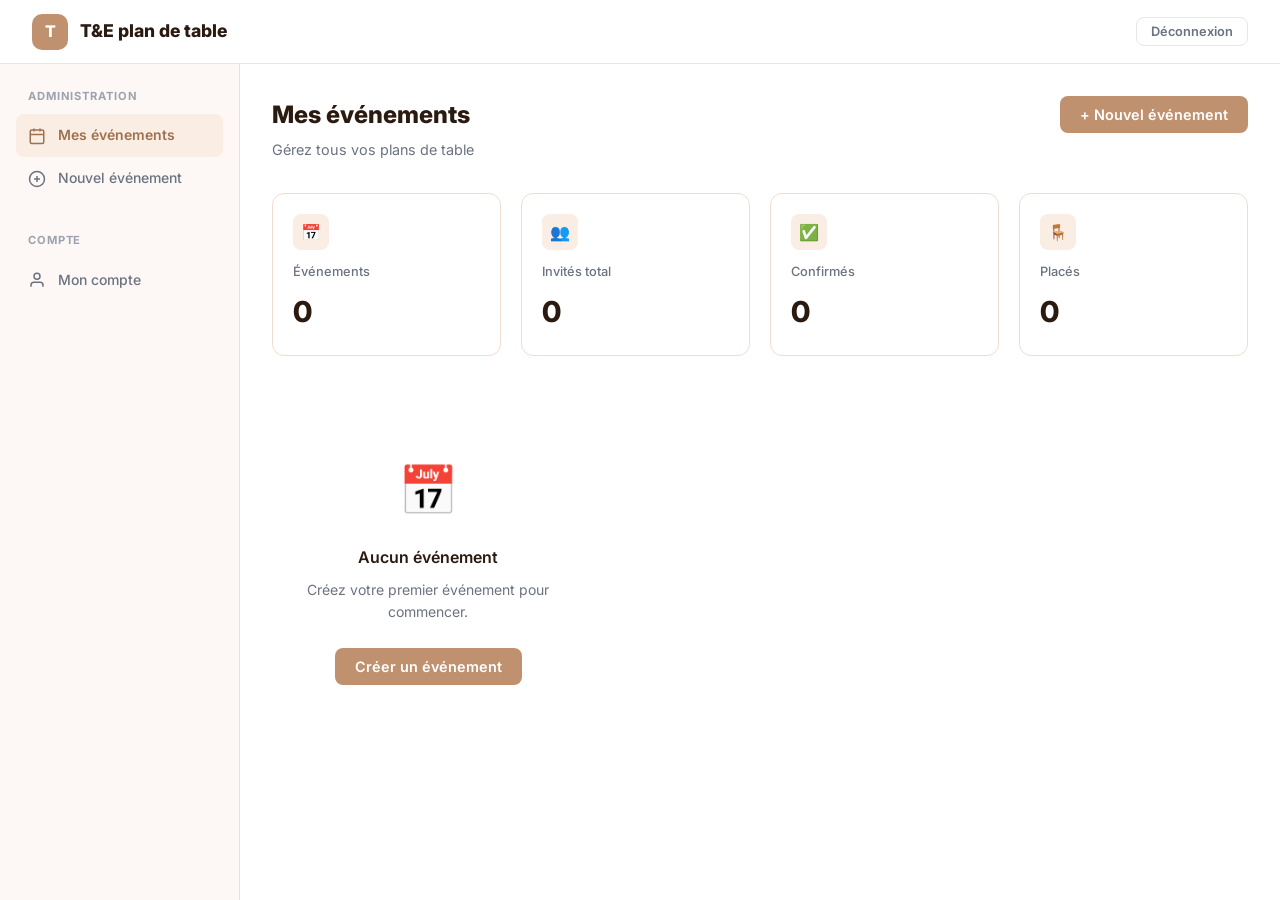
<file: admin-dashboard.html>
<!DOCTYPE html>
<html lang="fr">
<head>
<meta charset="UTF-8">
<meta name="viewport" content="width=device-width, initial-scale=1.0">
<title>Dashboard Admin | T&E plan de table</title>
<link rel="stylesheet" href="style.css">
<style>
.event-cards{display:grid;grid-template-columns:repeat(auto-fill,minmax(300px,1fr));gap:1.25rem}
.event-card{background:#fff;border:1px solid var(--border-warm);border-radius:var(--radius);padding:1.5rem;transition:box-shadow .2s}
.event-card:hover{box-shadow:var(--shadow)}
.event-card-header{display:flex;justify-content:space-between;align-items:flex-start;margin-bottom:1rem}
.event-card-title{font-size:1rem;font-weight:700;color:var(--text)}
.event-card-date{font-size:.8rem;color:var(--text-muted);margin-top:.2rem}
.event-card-stats{display:flex;gap:1rem;margin-bottom:1rem}
.event-stat{text-align:center}
.event-stat-val{font-size:1.1rem;font-weight:700;color:var(--primary)}
.event-stat-label{font-size:.7rem;color:var(--text-muted)}
.event-card-actions{display:flex;gap:.5rem;flex-wrap:wrap}
.table-grid{display:grid;grid-template-columns:repeat(auto-fill,minmax(140px,1fr));gap:.75rem;margin-top:1rem}
.table-item{background:var(--bg-light);border:2px solid var(--border-warm);border-radius:10px;padding:.75rem;text-align:center;cursor:pointer;transition:all .2s;position:relative}
.table-item:hover{border-color:var(--primary);background:var(--primary-light)}
.table-item.selected{border-color:var(--primary);background:var(--primary-light)}
.table-item .t-name{font-size:.8rem;font-weight:700;color:var(--text)}
.table-item .t-count{font-size:.7rem;color:var(--text-muted);margin-top:.2rem}
.table-item .t-full{position:absolute;top:4px;right:4px;width:8px;height:8px;background:#10b981;border-radius:50%}
.table-item .t-over{position:absolute;top:4px;right:4px;width:8px;height:8px;background:#ef4444;border-radius:50%}
.guest-row-actions{display:flex;gap:.4rem}
.drag-handle{cursor:grab;color:var(--text-light);font-size:1rem;padding:0 .25rem}
.section-tabs{display:flex;gap:0;border-bottom:2px solid var(--border);margin-bottom:1.5rem}
.section-tab{padding:.65rem 1.25rem;font-size:.875rem;font-weight:600;cursor:pointer;color:var(--text-muted);border:none;background:none;border-bottom:2px solid transparent;margin-bottom:-2px;transition:all .2s}
.section-tab.active{color:var(--primary);border-bottom-color:var(--primary)}
.invite-link-box{background:var(--primary-light);border:1.5px dashed var(--primary);border-radius:10px;padding:1rem 1.25rem;display:flex;align-items:center;gap:1rem;flex-wrap:wrap;margin-bottom:1.5rem}
.invite-link-box span{font-size:.85rem;color:var(--primary-dark);flex:1;word-break:break-all;font-family:monospace}
.capacity-bar{height:6px;background:var(--border);border-radius:3px;margin-top:.4rem;overflow:hidden}
.capacity-fill{height:100%;background:var(--primary);border-radius:3px;transition:width .3s}
.capacity-fill.full{background:#10b981}
.capacity-fill.over{background:#ef4444}
</style>
</head>
<body>

<nav class="navbar">
  <a href="index.html" class="navbar-brand">
    <div class="logo-icon">T</div>
    T&E plan de table
  </a>
  <div class="navbar-nav">
    <span id="admin-name" style="font-size:.875rem;color:var(--text-muted)"></span>
    <button class="btn btn-ghost btn-sm" onclick="logout()">Déconnexion</button>
  </div>
</nav>

<div class="app-layout">
  <aside class="sidebar">
    <div class="sidebar-section">
      <div class="sidebar-label">Administration</div>
      <div class="sidebar-link active" onclick="showSection('events')">
        <svg viewBox="0 0 24 24" fill="none" stroke="currentColor" stroke-width="2"><rect x="3" y="4" width="18" height="18" rx="2"/><line x1="16" y1="2" x2="16" y2="6"/><line x1="8" y1="2" x2="8" y2="6"/><line x1="3" y1="10" x2="21" y2="10"/></svg>
        Mes événements
      </div>
      <div class="sidebar-link" onclick="showSection('create-event')">
        <svg viewBox="0 0 24 24" fill="none" stroke="currentColor" stroke-width="2"><circle cx="12" cy="12" r="10"/><line x1="12" y1="8" x2="12" y2="16"/><line x1="8" y1="12" x2="16" y2="12"/></svg>
        Nouvel événement
      </div>
    </div>
    <div class="sidebar-section">
      <div class="sidebar-label">Compte</div>
      <div class="sidebar-link" onclick="showSection('account')">
        <svg viewBox="0 0 24 24" fill="none" stroke="currentColor" stroke-width="2"><path d="M20 21v-2a4 4 0 0 0-4-4H8a4 4 0 0 0-4 4v2"/><circle cx="12" cy="7" r="4"/></svg>
        Mon compte
      </div>
    </div>
  </aside>

  <main class="main-content">

    <!-- EVENTS LIST -->
    <div id="section-events">
      <div class="page-header" style="display:flex;justify-content:space-between;align-items:flex-start">
        <div>
          <h1>Mes événements</h1>
          <p>Gérez tous vos plans de table</p>
        </div>
        <button class="btn btn-primary" onclick="showSection('create-event')">+ Nouvel événement</button>
      </div>
      <div class="stats-grid">
        <div class="stat-card"><div class="stat-icon">📅</div><div class="stat-label">Événements</div><div class="stat-value" id="stat-events">0</div></div>
        <div class="stat-card"><div class="stat-icon">👥</div><div class="stat-label">Invités total</div><div class="stat-value" id="stat-guests">0</div></div>
        <div class="stat-card"><div class="stat-icon">✅</div><div class="stat-label">Confirmés</div><div class="stat-value" id="stat-confirmed">0</div></div>
        <div class="stat-card"><div class="stat-icon">🪑</div><div class="stat-label">Placés</div><div class="stat-value" id="stat-placed">0</div></div>
      </div>
      <div id="events-list" class="event-cards">
        <div class="empty-state">
          <div class="empty-icon">📅</div>
          <h3>Aucun événement</h3>
          <p>Créez votre premier événement pour commencer.</p>
          <button class="btn btn-primary" onclick="showSection('create-event')">Créer un événement</button>
        </div>
      </div>
    </div>

    <!-- CREATE EVENT -->
    <div id="section-create-event" style="display:none">
      <div class="page-header">
        <h1>Nouvel événement</h1>
        <p>Configurez votre plan de table</p>
      </div>
      <div class="card card-shadow" style="max-width:600px">
        <div id="create-alert"></div>
        <div class="form-group">
          <label>Nom de l'événement *</label>
          <input type="text" id="ev-name" placeholder="Ex : Mariage Claire & Thomas">
        </div>
        <div style="display:grid;grid-template-columns:1fr 1fr;gap:1rem">
          <div class="form-group">
            <label>Date *</label>
            <input type="date" id="ev-date">
          </div>
          <div class="form-group">
            <label>Lieu</label>
            <input type="text" id="ev-location" placeholder="Salle des fêtes…">
          </div>
        </div>
        <div style="display:grid;grid-template-columns:1fr 1fr;gap:1rem">
          <div class="form-group">
            <label>Nombre de tables *</label>
            <input type="number" id="ev-tables" min="1" max="100" placeholder="10">
          </div>
          <div class="form-group">
            <label>Capacité par table *</label>
            <input type="number" id="ev-capacity" min="1" max="30" placeholder="8">
          </div>
        </div>
        <div class="form-group">
          <label>Description (optionnel)</label>
          <textarea id="ev-desc" placeholder="Informations pour vos invités…"></textarea>
        </div>
        <div class="form-group">
          <label style="display:flex;align-items:center;gap:.5rem;cursor:pointer;font-weight:400">
            <input type="checkbox" id="ev-menus" style="width:auto"> Activer la collecte des préférences alimentaires
          </label>
        </div>
        <div style="display:flex;gap:.75rem;justify-content:flex-end">
          <button class="btn btn-ghost" onclick="showSection('events')">Annuler</button>
          <button class="btn btn-primary" onclick="createNewEvent()" id="create-btn">Créer l'événement</button>
        </div>
      </div>
    </div>

    <!-- EVENT DETAIL -->
    <div id="section-event-detail" style="display:none">
      <div class="page-header" style="display:flex;justify-content:space-between;align-items:flex-start">
        <div>
          <button class="btn btn-ghost btn-sm" onclick="showSection('events')" style="margin-bottom:.5rem">← Retour</button>
          <h1 id="detail-title">Nom événement</h1>
          <p id="detail-subtitle"></p>
        </div>
        <div style="display:flex;gap:.5rem">
          <button class="btn btn-outline btn-sm" onclick="exportPDF()">📄 Exporter PDF</button>
          <button class="btn btn-danger btn-sm" onclick="deleteCurrentEvent()">Supprimer</button>
        </div>
      </div>

      <div class="invite-link-box">
        <span>🔗 Lien d'invitation : <span id="invite-link" style="font-weight:700"></span></span>
        <button class="btn btn-primary btn-sm" onclick="copyLink()">Copier le lien</button>
      </div>

      <div class="stats-grid" style="grid-template-columns:repeat(4,1fr)">
        <div class="stat-card"><div class="stat-label">Tables</div><div class="stat-value" id="d-tables">0</div></div>
        <div class="stat-card"><div class="stat-label">Capacité totale</div><div class="stat-value" id="d-capacity">0</div></div>
        <div class="stat-card"><div class="stat-label">Invités inscrits</div><div class="stat-value" id="d-guests">0</div></div>
        <div class="stat-card"><div class="stat-label">Placés</div><div class="stat-value" id="d-placed">0</div></div>
      </div>

      <div class="section-tabs">
        <button class="section-tab active" onclick="showDetailTab('guests')">👥 Invités</button>
        <button class="section-tab" onclick="showDetailTab('tables')">🪑 Tables</button>
        <button class="section-tab" onclick="showDetailTab('placement')">🗺️ Placement</button>
        <button class="section-tab" onclick="showDetailTab('menus')">🍽️ Menus</button>
        <button class="section-tab" onclick="showDetailTab('cartons')">🎫 Cartons</button>
        <button class="section-tab" onclick="showDetailTab('ia')">🤖 Import IA</button>
      </div>

      <!-- GUESTS TAB -->
      <div id="dtab-guests">
        <div style="display:flex;justify-content:space-between;align-items:center;margin-bottom:1rem">
          <h3 style="font-size:1rem;font-weight:700">Liste des invités</h3>
          <button class="btn btn-primary btn-sm" onclick="openAddGuestModal()">+ Ajouter un invité</button>
        </div>
        <div class="card" style="padding:0">
          <div class="table-wrap">
            <table>
              <thead><tr>
                <th>Nom</th><th>Email</th><th>Menu</th><th>Allergies</th><th>Table</th><th>Statut</th><th>Actions</th>
              </tr></thead>
              <tbody id="guests-tbody">
                <tr><td colspan="7" style="text-align:center;color:var(--text-muted);padding:2rem">Aucun invité pour l'instant</td></tr>
              </tbody>
            </table>
          </div>
        </div>
      </div>

      <!-- TABLES TAB -->
      <div id="dtab-tables" style="display:none">
        <h3 style="font-size:1rem;font-weight:700;margin-bottom:1rem">Configuration des tables</h3>
        <div id="tables-grid" class="table-grid"></div>
      </div>

      <!-- PLACEMENT TAB -->
      <div id="dtab-placement" style="display:none">
        <div style="display:flex;justify-content:space-between;align-items:center;margin-bottom:1rem;flex-wrap:wrap;gap:.5rem">
          <h3 style="font-size:1rem;font-weight:700">Plan de salle visuel</h3>
          <div style="display:flex;gap:.5rem">
            <button class="btn btn-ghost btn-sm" onclick="autoPlace()">✨ Placement auto</button>
            <button class="btn btn-ghost btn-sm" onclick="resetPlacement()">🔄 Réinitialiser</button>
          </div>
        </div>
        <!-- Layout: unplaced left, visual room right -->
        <div style="display:grid;grid-template-columns:220px 1fr;gap:1.25rem;align-items:start">
          <!-- Unplaced guests panel -->
          <div>
            <div style="font-size:.75rem;font-weight:700;color:var(--text-muted);text-transform:uppercase;letter-spacing:.05em;margin-bottom:.5rem">Non placés</div>
            <div id="unplaced-panel" style="background:var(--bg-light);border:2px dashed var(--border-warm);border-radius:10px;min-height:200px;padding:.5rem;display:flex;flex-direction:column;gap:.3rem" ondragover="event.preventDefault()" ondrop="dropOnUnplaced(event)"></div>
          </div>
          <!-- Visual room -->
          <div>
            <div style="font-size:.75rem;font-weight:700;color:var(--text-muted);text-transform:uppercase;letter-spacing:.05em;margin-bottom:.5rem">Salle de réception</div>
            <div id="room-canvas" style="background:#fdf8f5;border:1.5px solid var(--border-warm);border-radius:12px;padding:1rem;min-height:500px;position:relative;overflow:auto">
              <div id="tables-room" style="display:grid;grid-template-columns:repeat(auto-fill,minmax(160px,1fr));gap:1rem"></div>
            </div>
          </div>
        </div>
      </div>

      <!-- MENUS TAB -->
      <div id="dtab-menus" style="display:none">
        <h3 style="font-size:1rem;font-weight:700;margin-bottom:1rem">Récapitulatif des menus</h3>
        <div class="stats-grid">
          <div class="stat-card"><div class="stat-icon">🥩</div><div class="stat-label">Viande</div><div class="stat-value" id="m-viande">0</div></div>
          <div class="stat-card"><div class="stat-icon">🐟</div><div class="stat-label">Poisson</div><div class="stat-value" id="m-poisson">0</div></div>
          <div class="stat-card"><div class="stat-icon">🥗</div><div class="stat-label">Végétarien</div><div class="stat-value" id="m-vege">0</div></div>
          <div class="stat-card"><div class="stat-icon">🌱</div><div class="stat-label">Vegan</div><div class="stat-value" id="m-vegan">0</div></div>
        </div>
        <div class="card" style="padding:0;margin-top:1rem">
          <div class="table-wrap">
            <table>
              <thead><tr><th>Invité</th><th>Menu</th><th>Allergies / régimes</th><th>Table</th></tr></thead>
              <tbody id="menus-tbody"></tbody>
            </table>
          </div>
        </div>
      </div>
      <!-- CARTONS TAB -->
      <div id="dtab-cartons" style="display:none">
        <div style="display:flex;justify-content:space-between;align-items:center;margin-bottom:1.5rem;flex-wrap:wrap;gap:.5rem">
          <h3 style="font-size:1rem;font-weight:700">Cartons de table</h3>
          <button class="btn btn-primary btn-sm" onclick="printCartons()">🖨️ Imprimer tous les cartons</button>
        </div>
        <div style="display:flex;gap:.75rem;margin-bottom:1.5rem;flex-wrap:wrap">
          <label style="font-size:.875rem;font-weight:600;color:var(--text-muted)">Style :</label>
          <select id="carton-style" onchange="renderCartons()" style="border:1.5px solid var(--border);border-radius:8px;padding:5px 10px;font-size:.85rem">
            <option value="elegant">✨ Élégant doré</option>
            <option value="rose">🌸 Rose romantique</option>
            <option value="nature">🌿 Vert nature</option>
            <option value="dark">🖤 Minimaliste noir</option>
          </select>
        </div>
        <div id="cartons-grid" style="display:grid;grid-template-columns:repeat(auto-fill,minmax(200px,1fr));gap:1rem"></div>
      </div>

      <!-- IA TAB -->
      <div id="dtab-ia" style="display:none">
        <div style="max-width:600px">
          <h3 style="font-size:1rem;font-weight:700;margin-bottom:.5rem">Import IA — Liste manuscrite</h3>
          <p style="font-size:.875rem;color:var(--text-muted);margin-bottom:1.5rem">Photographiez ou uploadez une photo de votre liste d'invités manuscrite. Notre IA la lit et ajoute automatiquement les invités.</p>
          <div style="border:2px dashed var(--border-warm);border-radius:12px;padding:2rem;text-align:center;background:var(--bg-light);margin-bottom:1rem">
            <div style="font-size:2rem;margin-bottom:.75rem">📷</div>
            <p style="font-size:.875rem;color:var(--text-muted);margin-bottom:1rem">Glissez une photo ici ou cliquez pour sélectionner</p>
            <input type="file" id="ia-file" accept="image/*" style="display:none" onchange="analyzeImage(event)">
            <button class="btn btn-primary" onclick="document.getElementById('ia-file').click()">Choisir une image</button>
          </div>
          <div id="ia-preview" style="display:none;margin-bottom:1rem">
            <img id="ia-img" style="max-width:100%;border-radius:8px;border:1px solid var(--border)">
          </div>
          <div id="ia-loading" style="display:none;text-align:center;padding:1.5rem">
            <div style="font-size:1.5rem;margin-bottom:.5rem">🤖</div>
            <p style="font-size:.875rem;color:var(--text-muted)">Analyse en cours…</p>
          </div>
          <div id="ia-result" style="display:none">
            <div style="background:var(--primary-light);border:1.5px solid var(--primary);border-radius:10px;padding:1rem;margin-bottom:1rem">
              <p style="font-size:.875rem;font-weight:600;color:var(--primary-dark);margin-bottom:.75rem">✅ Invités détectés — vérifiez et confirmez :</p>
              <div id="ia-names-list" style="display:flex;flex-direction:column;gap:.4rem"></div>
            </div>
            <button class="btn btn-primary btn-full" onclick="importIAGuests()">Importer ces invités</button>
          </div>
          <div id="ia-alert"></div>
        </div>
      </div>

    </div>

    <!-- ACCOUNT -->
    <div id="section-account" style="display:none">
      <div class="page-header"><h1>Mon compte</h1></div>
      <div class="card card-shadow" style="max-width:480px">
        <div class="form-group"><label>Nom complet</label><input type="text" id="acc-name"></div>
        <div class="form-group"><label>Email</label><input type="email" id="acc-email" disabled style="background:var(--bg-light)"></div>
        <div class="form-group"><label>Rôle</label><input type="text" id="acc-role" disabled style="background:var(--bg-light)"></div>
        <button class="btn btn-primary" onclick="saveAccount()">Enregistrer</button>
      </div>
    </div>

  </main>
</div>

<!-- ADD GUEST MODAL -->
<div id="modal-guest" class="modal-overlay" style="display:none">
  <div class="modal">
    <div class="modal-header">
      <h3>Ajouter un invité</h3>
      <button class="modal-close" onclick="closeModal('modal-guest')">×</button>
    </div>
    <div class="modal-body">
      <div id="guest-modal-alert"></div>
      <div style="display:grid;grid-template-columns:1fr 1fr;gap:1rem">
        <div class="form-group"><label>Prénom *</label><input type="text" id="g-firstname" placeholder="Marie"></div>
        <div class="form-group"><label>Nom *</label><input type="text" id="g-lastname" placeholder="Dupont"></div>
      </div>
      <div class="form-group"><label>Email</label><input type="email" id="g-email" placeholder="marie@exemple.com"></div>
      <div class="form-group">
        <label>Menu</label>
        <select id="g-menu">
          <option value="">Non renseigné</option>
          <option value="viande">🥩 Viande</option>
          <option value="poisson">🐟 Poisson</option>
          <option value="vegetarien">🥗 Végétarien</option>
          <option value="vegan">🌱 Vegan</option>
        </select>
      </div>
      <div class="form-group"><label>Allergies / régimes particuliers</label><input type="text" id="g-allergies" placeholder="Sans gluten, intolérance lactose…"></div>
    </div>
    <div class="modal-footer">
      <button class="btn btn-ghost" onclick="closeModal('modal-guest')">Annuler</button>
      <button class="btn btn-primary" onclick="addGuest()" id="add-guest-btn">Ajouter</button>
    </div>
  </div>
</div>

<!-- ASSIGN TABLE MODAL -->
<div id="modal-assign" class="modal-overlay" style="display:none">
  <div class="modal">
    <div class="modal-header">
      <h3>Assigner une table</h3>
      <button class="modal-close" onclick="closeModal('modal-assign')">×</button>
    </div>
    <div class="modal-body">
      <p style="margin-bottom:1rem;font-size:.9rem;color:var(--text-muted)">Table pour : <strong id="assign-guest-name"></strong></p>
      <div id="assign-tables-list"></div>
    </div>
    <div class="modal-footer">
      <button class="btn btn-ghost" onclick="closeModal('modal-assign')">Annuler</button>
      <button class="btn btn-danger btn-sm" onclick="removeFromTable()">Retirer de sa table</button>
    </div>
  </div>
</div>

<div id="toast"></div>

<script type="module">
import { auth, db, signOut, onAuthStateChanged, doc, getDoc, setDoc, updateDoc, deleteDoc, collection, addDoc, getDocs, query, where, orderBy, serverTimestamp } from './firebase.js';

let currentUser = null;
let currentEventId = null;
let currentEvent = null;
let allGuests = [];
let selectedGuestId = null;

onAuthStateChanged(auth, async (user) => {
  if (!user) { window.location.href = 'login.html'; return; }
  const snap = await getDoc(doc(db, 'users', user.uid));
  if (!snap.exists() || snap.data().role !== 'admin') { window.location.href = 'login.html'; return; }
  currentUser = { uid: user.uid, ...snap.data() };
  document.getElementById('admin-name').textContent = currentUser.name;
  document.getElementById('acc-name').value = currentUser.name || '';
  document.getElementById('acc-email').value = currentUser.email || '';
  document.getElementById('acc-role').value = 'Administrateur';
  loadEvents();
});

window.logout = async () => { await signOut(auth); window.location.href = 'login.html'; };

// NAVIGATION
window.showSection = (s) => {
  ['events','create-event','event-detail','account'].forEach(id => document.getElementById('section-'+id).style.display = 'none');
  document.getElementById('section-'+s).style.display = 'block';
  document.querySelectorAll('.sidebar-link').forEach(l => l.classList.remove('active'));
  const map = {'events':0,'create-event':1,'account':2};
  if (map[s] !== undefined) document.querySelectorAll('.sidebar-link')[map[s]]?.classList.add('active');
};

window.showDetailTab = (tab) => {
  ['guests','tables','placement','menus','cartons','ia'].forEach(t => {
    const el = document.getElementById('dtab-'+t);
    if (el) el.style.display = t===tab ? 'block' : 'none';
  });
  document.querySelectorAll('.section-tab').forEach((t,i) => t.classList.toggle('active', ['guests','tables','placement','menus','cartons','ia'][i]===tab));
  if (tab==='tables') renderTables();
  if (tab==='placement') renderPlacement();
  if (tab==='menus') renderMenus();
  if (tab==='cartons') renderCartons();
};

// EVENTS
async function loadEvents() {
  const q = query(collection(db,'events'), where('adminId','==',currentUser.uid));
  const snap = await getDocs(q);
  const events = [];
  snap.forEach(d => events.push({id:d.id,...d.data()}));
  renderEvents(events);
  updateGlobalStats(events);
}

function renderEvents(events) {
  const el = document.getElementById('events-list');
  if (!events.length) {
    el.innerHTML = `<div class="empty-state"><div class="empty-icon">📅</div><h3>Aucun événement</h3><p>Créez votre premier événement pour commencer.</p><button class="btn btn-primary" onclick="showSection('create-event')">Créer un événement</button></div>`;
    return;
  }
  el.innerHTML = events.map(ev => `
    <div class="event-card">
      <div class="event-card-header">
        <div>
          <div class="event-card-title">${ev.name}</div>
          <div class="event-card-date">📅 ${formatDate(ev.date)} ${ev.location ? '· 📍 '+ev.location : ''}</div>
        </div>
        <span class="badge badge-primary">${ev.tablesCount} tables</span>
      </div>
      <div class="event-card-stats">
        <div class="event-stat"><div class="event-stat-val">${ev.guestsCount||0}</div><div class="event-stat-label">Invités</div></div>
        <div class="event-stat"><div class="event-stat-val">${ev.placedCount||0}</div><div class="event-stat-label">Placés</div></div>
        <div class="event-stat"><div class="event-stat-val">${ev.tablesCount*ev.tableCapacity}</div><div class="event-stat-label">Capacité</div></div>
      </div>
      <div class="event-card-actions">
        <button class="btn btn-primary btn-sm" onclick="openEvent('${ev.id}')">Gérer</button>
        <button class="btn btn-ghost btn-sm" onclick="copyInviteLink('${ev.id}')">Copier lien</button>
      </div>
    </div>
  `).join('');
}

async function updateGlobalStats(events) {
  let guests=0, confirmed=0, placed=0;
  for (const ev of events) {
    guests += ev.guestsCount||0;
    confirmed += ev.confirmedCount||0;
    placed += ev.placedCount||0;
  }
  document.getElementById('stat-events').textContent = events.length;
  document.getElementById('stat-guests').textContent = guests;
  document.getElementById('stat-confirmed').textContent = confirmed;
  document.getElementById('stat-placed').textContent = placed;
}

window.createNewEvent = async () => {
  const name = document.getElementById('ev-name').value.trim();
  const date = document.getElementById('ev-date').value;
  const location = document.getElementById('ev-location').value.trim();
  const tables = parseInt(document.getElementById('ev-tables').value);
  const capacity = parseInt(document.getElementById('ev-capacity').value);
  const desc = document.getElementById('ev-desc').value.trim();
  const menus = document.getElementById('ev-menus').checked;
  const alertEl = document.getElementById('create-alert');
  if (!name||!date||!tables||!capacity) { alertEl.innerHTML='<div class="alert alert-error">Veuillez remplir les champs obligatoires.</div>'; return; }
  const btn = document.getElementById('create-btn');
  btn.disabled=true; btn.textContent='Création…';
  try {
    const ref = await addDoc(collection(db,'events'), {
      name, date, location, tablesCount:tables, tableCapacity:capacity, description:desc,
      collectMenus:menus, adminId:currentUser.uid, guestsCount:0, placedCount:0, confirmedCount:0,
      createdAt: new Date().toISOString()
    });
    showToast('Événement créé avec succès !','success');
    loadEvents();
    showSection('events');
  } catch(e) { alertEl.innerHTML=`<div class="alert alert-error">Erreur : ${e.message}</div>`; }
  btn.disabled=false; btn.textContent='Créer l\'événement';
};

window.openEvent = async (id) => {
  currentEventId = id;
  const snap = await getDoc(doc(db,'events',id));
  currentEvent = {id,...snap.data()};
  document.getElementById('detail-title').textContent = currentEvent.name;
  document.getElementById('detail-subtitle').textContent = formatDate(currentEvent.date) + (currentEvent.location ? ' · ' + currentEvent.location : '');
  document.getElementById('d-tables').textContent = currentEvent.tablesCount;
  document.getElementById('d-capacity').textContent = currentEvent.tablesCount * currentEvent.tableCapacity;
  const link = `${window.location.origin}/invite.html?event=${id}`;
  document.getElementById('invite-link').textContent = link;
  showSection('event-detail');
  showDetailTab('guests');
  await loadGuests();
};

window.copyLink = () => {
  const link = document.getElementById('invite-link').textContent;
  navigator.clipboard.writeText(link);
  showToast('Lien copié !','success');
};

window.copyInviteLink = (id) => {
  const link = `${window.location.origin}/invite.html?event=${id}`;
  navigator.clipboard.writeText(link);
  showToast('Lien copié !','success');
};

window.deleteCurrentEvent = async () => {
  if (!confirm('Supprimer cet événement et tous ses invités ?')) return;
  const gSnap = await getDocs(collection(db,'events',currentEventId,'guests'));
  for (const g of gSnap.docs) await deleteDoc(g.ref);
  await deleteDoc(doc(db,'events',currentEventId));
  showToast('Événement supprimé','success');
  loadEvents();
  showSection('events');
};

// GUESTS
async function loadGuests() {
  const snap = await getDocs(collection(db,'events',currentEventId,'guests'));
  allGuests = [];
  snap.forEach(d => allGuests.push({id:d.id,...d.data()}));
  document.getElementById('d-guests').textContent = allGuests.length;
  document.getElementById('d-placed').textContent = allGuests.filter(g=>g.tableId).length;
  renderGuestsTable();
}

function renderGuestsTable() {
  const tbody = document.getElementById('guests-tbody');
  if (!allGuests.length) { tbody.innerHTML='<tr><td colspan="7" style="text-align:center;color:var(--text-muted);padding:2rem">Aucun invité pour l\'instant</td></tr>'; return; }
  tbody.innerHTML = allGuests.map(g => `
    <tr>
      <td><strong>${g.firstname} ${g.lastname}</strong></td>
      <td style="color:var(--text-muted);font-size:.85rem">${g.email||'—'}</td>
      <td>${menuChip(g.menu)}</td>
      <td style="font-size:.8rem;color:var(--text-muted)">${g.allergies||'—'}</td>
      <td>${g.tableName ? `<span class="badge badge-success">${g.tableName}</span>` : '<span class="badge badge-grey">Non placé</span>'}</td>
      <td>${g.confirmed ? '<span class="badge badge-success">Confirmé</span>' : '<span class="badge badge-warning">En attente</span>'}</td>
      <td>
        <div class="guest-row-actions">
          <button class="btn btn-ghost btn-sm" onclick="openAssignModal('${g.id}')">Table</button>
          <button class="btn btn-danger btn-sm" onclick="removeGuest('${g.id}')">✕</button>
        </div>
      </td>
    </tr>
  `).join('');
}

window.openAddGuestModal = () => {
  ['g-firstname','g-lastname','g-email','g-allergies'].forEach(id=>document.getElementById(id).value='');
  document.getElementById('g-menu').value='';
  document.getElementById('guest-modal-alert').innerHTML='';
  document.getElementById('modal-guest').style.display='flex';
};

window.addGuest = async () => {
  const firstname = document.getElementById('g-firstname').value.trim();
  const lastname = document.getElementById('g-lastname').value.trim();
  const email = document.getElementById('g-email').value.trim();
  const menu = document.getElementById('g-menu').value;
  const allergies = document.getElementById('g-allergies').value.trim();
  if (!firstname||!lastname) { document.getElementById('guest-modal-alert').innerHTML='<div class="alert alert-error">Prénom et nom requis.</div>'; return; }
  const btn = document.getElementById('add-guest-btn');
  btn.disabled=true; btn.textContent='Ajout…';
  try {
    await addDoc(collection(db,'events',currentEventId,'guests'), {
      firstname,lastname,email,menu,allergies,tableId:null,tableName:null,confirmed:true,addedByAdmin:true,createdAt:new Date().toISOString()
    });
    await updateDoc(doc(db,'events',currentEventId),{guestsCount: allGuests.length+1});
    closeModal('modal-guest');
    showToast(`${firstname} ${lastname} ajouté !`,'success');
    loadGuests();
  } catch(e) { document.getElementById('guest-modal-alert').innerHTML=`<div class="alert alert-error">${e.message}</div>`; }
  btn.disabled=false; btn.textContent='Ajouter';
};

window.removeGuest = async (gid) => {
  if (!confirm('Retirer cet invité ?')) return;
  await deleteDoc(doc(db,'events',currentEventId,'guests',gid));
  await updateDoc(doc(db,'events',currentEventId),{guestsCount: Math.max(0,allGuests.length-1)});
  showToast('Invité retiré','success');
  loadGuests();
};

// ASSIGN TABLE
window.openAssignModal = (gid) => {
  selectedGuestId = gid;
  const guest = allGuests.find(g=>g.id===gid);
  document.getElementById('assign-guest-name').textContent = `${guest.firstname} ${guest.lastname}`;
  const list = document.getElementById('assign-tables-list');
  list.innerHTML = '<div class="table-grid">' + Array.from({length:currentEvent.tablesCount},(_,i)=>{
    const tname = `Table ${i+1}`;
    const count = allGuests.filter(g=>g.tableName===tname).length;
    const over = count >= currentEvent.tableCapacity;
    return `<div class="table-item ${guest.tableName===tname?'selected':''}" onclick="assignTable('${tname}')">
      <div class="t-name">${tname}</div>
      <div class="t-count">${count}/${currentEvent.tableCapacity}</div>
      <div class="capacity-bar"><div class="capacity-fill ${over?'over':''}" style="width:${Math.min(100,count/currentEvent.tableCapacity*100)}%"></div></div>
      ${over?'<div class="t-over"></div>':''}
    </div>`;
  }).join('') + '</div>';
  document.getElementById('modal-assign').style.display='flex';
};

window.assignTable = async (tableName) => {
  await updateDoc(doc(db,'events',currentEventId,'guests',selectedGuestId),{tableId:tableName,tableName});
  const placed = allGuests.filter(g=>g.tableId&&g.id!==selectedGuestId).length+1;
  await updateDoc(doc(db,'events',currentEventId),{placedCount:placed});
  closeModal('modal-assign');
  showToast('Table assignée !','success');
  loadGuests();
};

window.removeFromTable = async () => {
  await updateDoc(doc(db,'events',currentEventId,'guests',selectedGuestId),{tableId:null,tableName:null});
  closeModal('modal-assign');
  showToast('Retiré de sa table','success');
  loadGuests();
};

// TABLES VIEW
function renderTables() {
  const grid = document.getElementById('tables-grid');
  grid.innerHTML = Array.from({length:currentEvent.tablesCount},(_,i)=>{
    const tname=`Table ${i+1}`;
    const count=allGuests.filter(g=>g.tableName===tname).length;
    const cap=currentEvent.tableCapacity;
    const pct=Math.min(100,count/cap*100);
    const over=count>cap;
    return `<div class="table-item">
      <div class="t-name">${tname}</div>
      <div class="t-count">${count}/${cap} places</div>
      <div class="capacity-bar" style="margin-top:.4rem"><div class="capacity-fill ${over?'over':pct===100?'full':''}" style="width:${pct}%"></div></div>
      ${over?'<div class="t-over"></div>':''}
    </div>`;
  }).join('');
}

// PLACEMENT VISUEL DRAG & DROP
function renderPlacement() {
  renderUnplaced();
  renderRoomTables();
}

function renderUnplaced() {
  const panel = document.getElementById('unplaced-panel');
  if (!panel) return;
  const unplaced = allGuests.filter(g=>!g.tableId);
  if (!unplaced.length) {
    panel.innerHTML = '<div style="text-align:center;padding:1.5rem;color:var(--text-muted);font-size:.8rem">✅ Tous placés !</div>';
    return;
  }
  panel.innerHTML = unplaced.map(g=>`
    <div class="guest-chip" draggable="true"
      ondragstart="dragStart(event,'${g.id}')"
      style="background:#fff;border:1px solid var(--border-warm);border-radius:8px;padding:.5rem .75rem;font-size:.8rem;cursor:grab;display:flex;align-items:center;justify-content:space-between;gap:.5rem;user-select:none">
      <span>👤 ${g.firstname} ${g.lastname}</span>
      ${menuChip(g.menu)}
    </div>`).join('');
}

function renderRoomTables() {
  const room = document.getElementById('tables-room');
  if (!room) return;
  room.innerHTML = Array.from({length:currentEvent.tablesCount},(_,i)=>{
    const tname = `Table ${i+1}`;
    const tguests = allGuests.filter(g=>g.tableName===tname);
    const pct = Math.round(tguests.length/currentEvent.tableCapacity*100);
    const full = tguests.length >= currentEvent.tableCapacity;
    return `
    <div class="table-drop-zone" data-table="${tname}"
      ondragover="dragOver(event)"
      ondragleave="dragLeave(event)"
      ondrop="dropOnTable(event,'${tname}')"
      style="background:#fff;border:2px solid ${full?'#10b981':'var(--border-warm)'};border-radius:12px;padding:.75rem;min-height:120px;transition:all .2s;position:relative">
      <!-- Table header -->
      <div style="display:flex;justify-content:space-between;align-items:center;margin-bottom:.5rem;padding-bottom:.5rem;border-bottom:1px solid var(--border-warm)">
        <strong style="font-size:.8rem;color:var(--primary-dark)">🪑 ${tname}</strong>
        <span style="font-size:.7rem;color:${full?'#065f46':'var(--text-muted)'};font-weight:600">${tguests.length}/${currentEvent.tableCapacity}</span>
      </div>
      <!-- Capacity bar -->
      <div style="height:3px;background:var(--border);border-radius:2px;margin-bottom:.5rem">
        <div style="height:100%;width:${pct}%;background:${full?'#10b981':'var(--primary)'};border-radius:2px;transition:width .3s"></div>
      </div>
      <!-- Guests in this table -->
      <div style="display:flex;flex-direction:column;gap:.25rem" id="tguests-${tname.replace(' ','-')}">
        ${tguests.map(g=>`
          <div draggable="true"
            ondragstart="dragStart(event,'${g.id}')"
            style="background:var(--primary-light);border:1px solid var(--border-warm);border-radius:6px;padding:.3rem .5rem;font-size:.75rem;cursor:grab;display:flex;justify-content:space-between;align-items:center;user-select:none">
            <span>${g.firstname} ${g.lastname}</span>
            <button onclick="removeGuestFromTable('${g.id}')" style="border:none;background:none;cursor:pointer;color:#b91c1c;font-size:.8rem;padding:0 2px" title="Retirer">✕</button>
          </div>`).join('')}
        ${!tguests.length?`<div style="font-size:.75rem;color:var(--text-light);text-align:center;padding:.5rem">Glissez un invité ici</div>`:''}
      </div>
      ${full?`<div style="position:absolute;top:6px;right:6px;width:8px;height:8px;background:#10b981;border-radius:50%"></div>`:''}
    </div>`;
  }).join('');
}

let draggedGuestId = null;
window.dragStart = (e, gid) => {
  draggedGuestId = gid;
  e.dataTransfer.effectAllowed = 'move';
  setTimeout(()=>{ const el=e.target; if(el) el.style.opacity='.4'; },0);
  e.target.addEventListener('dragend',()=>{ e.target.style.opacity='1'; },{ once:true });
};

window.dragOver = (e) => {
  e.preventDefault();
  e.currentTarget.style.borderColor='var(--primary)';
  e.currentTarget.style.background='var(--primary-light)';
  e.dataTransfer.dropEffect='move';
};

window.dragLeave = (e) => {
  const g = allGuests.find(g=>g.tableName===e.currentTarget.dataset.table);
  const full = allGuests.filter(gg=>gg.tableName===e.currentTarget.dataset.table).length >= currentEvent.tableCapacity;
  e.currentTarget.style.borderColor = full?'#10b981':'var(--border-warm)';
  e.currentTarget.style.background='#fff';
};

window.dropOnTable = async (e, tableName) => {
  e.preventDefault();
  e.currentTarget.style.borderColor='var(--border-warm)';
  e.currentTarget.style.background='#fff';
  if (!draggedGuestId) return;
  const tableGuests = allGuests.filter(g=>g.tableName===tableName);
  if (tableGuests.length >= currentEvent.tableCapacity) { showToast('Table complète !','error'); return; }
  await updateDoc(doc(db,'events',currentEventId,'guests',draggedGuestId),{tableId:tableName,tableName});
  const placed = allGuests.filter(g=>g.tableId&&g.id!==draggedGuestId).length+1;
  await updateDoc(doc(db,'events',currentEventId),{placedCount:Math.min(placed,allGuests.length)});
  showToast('Invité placé !','success');
  await loadGuests();
  renderPlacement();
  document.getElementById('d-placed').textContent = allGuests.filter(g=>g.tableId).length;
  draggedGuestId = null;
};

window.dropOnUnplaced = async (e) => {
  e.preventDefault();
  if (!draggedGuestId) return;
  await removeGuestFromTable(draggedGuestId);
};

window.removeGuestFromTable = async (gid) => {
  await updateDoc(doc(db,'events',currentEventId,'guests',gid),{tableId:null,tableName:null});
  const placed = allGuests.filter(g=>g.tableId&&g.id!==gid).length;
  await updateDoc(doc(db,'events',currentEventId),{placedCount:Math.max(0,placed)});
  await loadGuests();
  renderPlacement();
  document.getElementById('d-placed').textContent = allGuests.filter(g=>g.tableId).length;
  draggedGuestId = null;
};

window.resetPlacement = async () => {
  if (!confirm('Retirer tous les invités de leurs tables ?')) return;
  for (const g of allGuests) {
    if (g.tableId) await updateDoc(doc(db,'events',currentEventId,'guests',g.id),{tableId:null,tableName:null});
  }
  await updateDoc(doc(db,'events',currentEventId),{placedCount:0});
  showToast('Placement réinitialisé','success');
  await loadGuests();
  renderPlacement();
};

window.autoPlace = async () => {
  const unplaced = allGuests.filter(g=>!g.tableId);
  if (!unplaced.length) { showToast('Tous les invités sont déjà placés !','success'); return; }
  let tableIndex = 0;
  const tables = Array.from({length:currentEvent.tablesCount},(_,i)=>({name:`Table ${i+1}`,count:allGuests.filter(g=>g.tableName===`Table ${i+1}`).length}));
  for (const guest of unplaced) {
    while(tableIndex < tables.length && tables[tableIndex].count >= currentEvent.tableCapacity) tableIndex++;
    if (tableIndex >= tables.length) break;
    const tname = tables[tableIndex].name;
    await updateDoc(doc(db,'events',currentEventId,'guests',guest.id),{tableId:tname,tableName:tname});
    tables[tableIndex].count++;
  }
  const placed = allGuests.filter(g=>g.tableId).length + unplaced.length;
  await updateDoc(doc(db,'events',currentEventId),{placedCount:Math.min(placed,allGuests.length)});
  showToast('Placement automatique effectué !','success');
  await loadGuests();
  renderPlacement();
};

// MENUS
function renderMenus() {
  const counts={viande:0,poisson:0,vegetarien:0,vegan:0};
  allGuests.forEach(g=>{if(g.menu&&counts[g.menu]!==undefined)counts[g.menu]++;});
  document.getElementById('m-viande').textContent=counts.viande;
  document.getElementById('m-poisson').textContent=counts.poisson;
  document.getElementById('m-vege').textContent=counts.vegetarien;
  document.getElementById('m-vegan').textContent=counts.vegan;
  const tbody=document.getElementById('menus-tbody');
  tbody.innerHTML=allGuests.filter(g=>g.menu||g.allergies).map(g=>`
    <tr>
      <td>${g.firstname} ${g.lastname}</td>
      <td>${menuChip(g.menu)}</td>
      <td style="font-size:.85rem;color:var(--text-muted)">${g.allergies||'—'}</td>
      <td>${g.tableName?`<span class="badge badge-success">${g.tableName}</span>`:'<span class="badge badge-grey">Non placé</span>'}</td>
    </tr>`).join('') || '<tr><td colspan="4" style="text-align:center;color:var(--text-muted);padding:2rem">Aucune préférence renseignée</td></tr>';
}

// EXPORT PDF
window.exportPDF = () => {
  // Load jsPDF dynamically
  const script = document.createElement('script');
  script.src = 'https://cdnjs.cloudflare.com/ajax/libs/jspdf/2.5.1/jspdf.umd.min.js';
  script.onload = () => generatePDF();
  document.head.appendChild(script);
};

function generatePDF() {
  const { jsPDF } = window.jspdf;
  const doc = new jsPDF({ orientation: 'portrait', unit: 'mm', format: 'a4' });
  const W = 210; const margin = 15;
  let y = 0;

  // Colors
  const primary = [192, 145, 111];
  const dark = [42, 26, 16];
  const light = [249, 237, 228];

  // --- PAGE 1: COVER ---
  doc.setFillColor(...primary);
  doc.rect(0, 0, W, 297, 'F');
  doc.setFillColor(255,255,255);
  doc.roundedRect(20, 60, 170, 177, 8, 8, 'F');

  doc.setTextColor(...primary);
  doc.setFontSize(28); doc.setFont('helvetica','bold');
  doc.text('T&E plan de table', W/2, 95, {align:'center'});

  doc.setTextColor(...dark);
  doc.setFontSize(22); doc.setFont('helvetica','bold');
  const evName = currentEvent.name || 'Événement';
  const lines = doc.splitTextToSize(evName, 150);
  doc.text(lines, W/2, 120, {align:'center'});

  doc.setFontSize(13); doc.setFont('helvetica','normal');
  doc.setTextColor(100,80,60);
  if (currentEvent.date) { doc.text('📅  ' + formatDate(currentEvent.date), W/2, 150, {align:'center'}); }
  if (currentEvent.location) { doc.text('📍  ' + currentEvent.location, W/2, 162, {align:'center'}); }

  doc.setFontSize(11);
  doc.text(`👥  ${allGuests.length} invités`, W/2, 180, {align:'center'});
  doc.text(`🪑  ${currentEvent.tablesCount} tables · ${currentEvent.tableCapacity} places/table`, W/2, 192, {align:'center'});

  // Footer cover
  doc.setFontSize(9); doc.setTextColor(255,255,255);
  doc.text('Généré par T&E plan de table', W/2, 285, {align:'center'});

  // --- PAGE 2: ANNUAIRE ---
  doc.addPage();
  // Header band
  doc.setFillColor(...primary);
  doc.rect(0, 0, W, 22, 'F');
  doc.setTextColor(255,255,255);
  doc.setFontSize(14); doc.setFont('helvetica','bold');
  doc.text('Annuaire des invités', margin, 14);
  doc.setFontSize(9); doc.setFont('helvetica','normal');
  doc.text('Classement alphabétique · table assignée', W-margin, 14, {align:'right'});

  y = 32;
  const sorted = [...allGuests].sort((a,b)=>a.lastname.localeCompare(b.lastname));
  let currentLetter = '';

  sorted.forEach((g, i) => {
    if (y > 275) { doc.addPage(); addPageHeader(doc, primary, margin, currentEvent.name); y = 32; }
    const letter = g.lastname[0]?.toUpperCase() || '?';
    if (letter !== currentLetter) {
      currentLetter = letter;
      if (i > 0) y += 3;
      doc.setFillColor(...light);
      doc.roundedRect(margin, y-5, W-margin*2, 8, 2, 2, 'F');
      doc.setTextColor(...primary);
      doc.setFontSize(11); doc.setFont('helvetica','bold');
      doc.text(letter, margin+3, y+1);
      y += 7;
    }
    // Alternating rows
    if (i % 2 === 0) { doc.setFillColor(252,248,245); doc.rect(margin, y-4, W-margin*2, 7, 'F'); }
    doc.setTextColor(...dark);
    doc.setFontSize(9.5); doc.setFont('helvetica','bold');
    doc.text(`${g.lastname.toUpperCase()} ${g.firstname}`, margin+2, y);
    doc.setFont('helvetica','normal'); doc.setTextColor(100,80,60);
    const tableTxt = g.tableName || 'Non placé';
    doc.text(tableTxt, W-margin-2, y, {align:'right'});
    // Separator line
    doc.setDrawColor(230,220,210); doc.setLineWidth(0.2);
    doc.line(margin, y+2, W-margin, y+2);
    y += 8;
  });

  // --- PAGE 3: TABLES ---
  doc.addPage();
  doc.setFillColor(...primary);
  doc.rect(0, 0, W, 22, 'F');
  doc.setTextColor(255,255,255);
  doc.setFontSize(14); doc.setFont('helvetica','bold');
  doc.text('Plan des tables', margin, 14);

  y = 32;
  const tablesCount = currentEvent.tablesCount || 1;
  const cols = 2;
  const cardW = (W - margin*2 - 8) / cols;
  let col = 0;

  for (let i = 0; i < tablesCount; i++) {
    const tname = `Table ${i+1}`;
    const tguests = allGuests.filter(g => g.tableName === tname);
    const cardH = 12 + tguests.length * 6 + 6;
    const x = margin + col * (cardW + 8);

    if (y + cardH > 275) { doc.addPage(); addPageHeader(doc, primary, margin, currentEvent.name); y = 32; col = 0; }

    // Card
    doc.setFillColor(...light);
    doc.roundedRect(x, y, cardW, cardH, 3, 3, 'F');
    doc.setFillColor(...primary);
    doc.roundedRect(x, y, cardW, 10, 3, 3, 'F');
    doc.rect(x, y+7, cardW, 3, 'F');

    doc.setTextColor(255,255,255);
    doc.setFontSize(9); doc.setFont('helvetica','bold');
    doc.text(tname, x + cardW/2, y+7, {align:'center'});
    doc.setFontSize(8);
    doc.text(`${tguests.length}/${currentEvent.tableCapacity} places`, x+cardW-3, y+7, {align:'right'});

    doc.setTextColor(...dark); doc.setFont('helvetica','normal'); doc.setFontSize(8);
    tguests.forEach((g, gi) => {
      doc.text(`• ${g.firstname} ${g.lastname}`, x+3, y+15+gi*6);
      if (g.menu) { doc.setTextColor(150,110,80); doc.text(menuShort(g.menu), x+cardW-3, y+15+gi*6, {align:'right'}); doc.setTextColor(...dark); }
    });
    if (!tguests.length) { doc.setTextColor(180,160,140); doc.text('Table vide', x+cardW/2, y+18, {align:'center'}); }

    col++;
    if (col >= cols) { col = 0; y += cardH + 6; }
  }
  if (col > 0) y += 0;

  // --- PAGE 4: MENUS ---
  doc.addPage();
  doc.setFillColor(...primary);
  doc.rect(0, 0, W, 22, 'F');
  doc.setTextColor(255,255,255);
  doc.setFontSize(14); doc.setFont('helvetica','bold');
  doc.text('Récapitulatif des menus', margin, 14);
  doc.setFontSize(9); doc.setFont('helvetica','normal');
  doc.text('Pour le traiteur', W-margin, 14, {align:'right'});

  y = 32;
  const mc = {viande:0, poisson:0, vegetarien:0, vegan:0};
  allGuests.forEach(g => { if(g.menu && mc[g.menu]!==undefined) mc[g.menu]++; });

  // Summary boxes
  const menuItems = [
    {label:'Viande', icon:'Viande', val:mc.viande, color:[220,80,60]},
    {label:'Poisson', icon:'Poisson', val:mc.poisson, color:[30,120,180]},
    {label:'Végétarien', icon:'Végétar.', val:mc.vegetarien, color:[40,160,80]},
    {label:'Vegan', icon:'Vegan', val:mc.vegan, color:[80,160,40]},
  ];
  const bw = (W-margin*2-12)/4;
  menuItems.forEach((m,i) => {
    const bx = margin + i*(bw+4);
    doc.setFillColor(...m.color);
    doc.roundedRect(bx, y, bw, 22, 3, 3, 'F');
    doc.setTextColor(255,255,255);
    doc.setFontSize(16); doc.setFont('helvetica','bold');
    doc.text(String(m.val), bx+bw/2, y+13, {align:'center'});
    doc.setFontSize(7); doc.setFont('helvetica','normal');
    doc.text(m.label, bx+bw/2, y+20, {align:'center'});
  });

  y += 30;
  // Allergies list
  const withAllergies = allGuests.filter(g => g.allergies);
  if (withAllergies.length) {
    doc.setFillColor(...light);
    doc.roundedRect(margin, y, W-margin*2, 10, 3, 3, 'F');
    doc.setTextColor(...primary); doc.setFontSize(10); doc.setFont('helvetica','bold');
    doc.text(`⚠️  Allergies & régimes particuliers (${withAllergies.length})`, margin+4, y+7);
    y += 14;
    withAllergies.forEach(g => {
      if (y > 275) { doc.addPage(); addPageHeader(doc, primary, margin, currentEvent.name); y = 32; }
      doc.setTextColor(...dark); doc.setFontSize(9); doc.setFont('helvetica','bold');
      doc.text(`${g.firstname} ${g.lastname}`, margin+2, y);
      doc.setFont('helvetica','normal'); doc.setTextColor(140,100,70);
      doc.text(g.allergies, margin+60, y);
      if (g.tableName) { doc.setTextColor(...primary); doc.text(g.tableName, W-margin-2, y, {align:'right'}); }
      doc.setDrawColor(230,220,210); doc.line(margin, y+2, W-margin, y+2);
      y += 7;
    });
  }

  // Page numbers
  const pageCount = doc.getNumberOfPages();
  for (let p = 1; p <= pageCount; p++) {
    doc.setPage(p);
    if (p > 1) {
      doc.setFontSize(8); doc.setTextColor(180,160,140);
      doc.text(`${currentEvent.name} · Page ${p}/${pageCount}`, W/2, 292, {align:'center'});
    }
  }

  doc.save(`plan-table-${currentEvent.name.replace(/[^a-z0-9]/gi,'-')}.pdf`);
  showToast('PDF généré avec succès !', 'success');
}

function addPageHeader(doc, primary, margin, name) {
  doc.setFillColor(...primary);
  doc.rect(0, 0, 210, 22, 'F');
  doc.setTextColor(255,255,255);
  doc.setFontSize(10); doc.setFont('helvetica','bold');
  doc.text(name, margin, 14);
}

function menuShort(m) {
  const s={viande:'🥩',poisson:'🐟',vegetarien:'🥗',vegan:'🌱'};
  return s[m]||'';
}

// ACCOUNT
window.saveAccount = async () => {
  const name = document.getElementById('acc-name').value.trim();
  await updateDoc(doc(db,'users',currentUser.uid),{name});
  showToast('Compte mis à jour !','success');
};

// CARTONS DE TABLE
window.renderCartons = () => {
  const grid = document.getElementById('cartons-grid');
  if (!grid) return;
  const style = document.getElementById('carton-style')?.value || 'elegant';
  const styles = {
    elegant: { bg:'#fffbeb', border:'#fcd34d', color:'#92400e', accent:'#b7791f' },
    rose:    { bg:'#fff1f5', border:'#f9a8d4', color:'#9d174d', accent:'#db2777' },
    nature:  { bg:'#f0fdf4', border:'#86efac', color:'#166534', accent:'#16a34a' },
    dark:    { bg:'#111827', border:'#374151', color:'#f9fafb', accent:'#9ca3af' }
  };
  const s = styles[style];
  if (!allGuests.length) {
    grid.innerHTML = '<div class="empty-state"><div class="empty-icon">🎫</div><h3>Aucun invité</h3><p>Ajoutez des invités pour générer les cartons.</p></div>';
    return;
  }
  grid.innerHTML = allGuests.map(g => `
    <div style="background:${s.bg};border:2px solid ${s.border};border-radius:12px;padding:1.25rem;text-align:center;position:relative">
      <div style="font-size:.7rem;font-weight:600;color:${s.accent};text-transform:uppercase;letter-spacing:.1em;margin-bottom:.4rem">${currentEvent?.name||''}</div>
      <div style="font-size:.9rem;color:${s.color};font-weight:500">${g.firstname}</div>
      <div style="font-size:1.3rem;font-weight:800;color:${s.color};margin:.2rem 0">${g.lastname.toUpperCase()}</div>
      <div style="width:40px;height:2px;background:${s.border};margin:.5rem auto"></div>
      <div style="font-size:.8rem;color:${s.accent};font-weight:600">${g.tableName || 'Table non assignée'}</div>
      ${g.menu ? `<div style="font-size:.65rem;color:${s.accent};margin-top:.4rem;opacity:.8">${menuLabelFull(g.menu)}</div>` : ''}
    </div>`).join('');
};

window.printCartons = () => {
  const script = document.createElement('script');
  script.src = 'https://cdnjs.cloudflare.com/ajax/libs/jspdf/2.5.1/jspdf.umd.min.js';
  script.onload = () => generateCartonsPDF();
  document.head.appendChild(script);
};

function generateCartonsPDF() {
  const { jsPDF } = window.jspdf;
  const doc = new jsPDF({ orientation: 'landscape', unit: 'mm', format: 'a4' });
  const style = document.getElementById('carton-style')?.value || 'elegant';
  const styleColors = {
    elegant: [[255,251,235],[252,211,77],[146,64,14]],
    rose:    [[255,241,245],[249,168,212],[157,23,77]],
    nature:  [[240,253,244],[134,239,172],[22,101,52]],
    dark:    [[17,24,39],[55,65,81],[249,250,251]]
  };
  const [bg, border, textC] = styleColors[style];
  const cartonW = 90, cartonH = 55;
  const cols = 3, rows = 2;
  const marginX = (297 - cols * cartonW) / (cols + 1);
  const marginY = (210 - rows * cartonH) / (rows + 1);
  let page = 0;

  allGuests.forEach((g, i) => {
    const posOnPage = i % (cols * rows);
    if (posOnPage === 0 && i > 0) doc.addPage();
    const col = posOnPage % cols;
    const row = Math.floor(posOnPage / cols);
    const x = marginX + col * (cartonW + marginX);
    const y = marginY + row * (cartonH + marginY);

    // Card background
    doc.setFillColor(...bg);
    doc.roundedRect(x, y, cartonW, cartonH, 4, 4, 'F');
    doc.setDrawColor(...border);
    doc.setLineWidth(1);
    doc.roundedRect(x, y, cartonW, cartonH, 4, 4, 'S');

    // Event name
    doc.setTextColor(...border);
    doc.setFontSize(7); doc.setFont('helvetica','bold');
    doc.text((currentEvent?.name||'').toUpperCase(), x + cartonW/2, y + 10, {align:'center'});

    // Guest name
    doc.setTextColor(...textC);
    doc.setFontSize(10); doc.setFont('helvetica','normal');
    doc.text(g.firstname, x + cartonW/2, y + 22, {align:'center'});
    doc.setFontSize(16); doc.setFont('helvetica','bold');
    doc.text(g.lastname.toUpperCase(), x + cartonW/2, y + 33, {align:'center'});

    // Separator
    doc.setDrawColor(...border);
    doc.setLineWidth(0.5);
    doc.line(x + 20, y + 37, x + cartonW - 20, y + 37);

    // Table
    doc.setTextColor(...border);
    doc.setFontSize(8); doc.setFont('helvetica','bold');
    doc.text(g.tableName || 'Table non assignée', x + cartonW/2, y + 45, {align:'center'});

    // Menu
    if (g.menu) {
      doc.setFontSize(6); doc.setFont('helvetica','normal');
      doc.text(menuLabelFull(g.menu), x + cartonW/2, y + 51, {align:'center'});
    }
  });

  doc.save(`cartons-${currentEvent?.name||'event'}.pdf`);
  showToast('Cartons générés !', 'success');
}

function menuLabelFull(m) {
  const l = {viande:'🥩 Viande', poisson:'🐟 Poisson', vegetarien:'🥗 Végétarien', vegan:'🌱 Vegan'};
  return l[m] || '';
}

// IA IMPORT
let iaDetectedGuests = [];

window.analyzeImage = async (event) => {
  const file = event.target.files[0];
  if (!file) return;

  // Show preview
  const reader = new FileReader();
  reader.onload = async (e) => {
    document.getElementById('ia-img').src = e.target.result;
    document.getElementById('ia-preview').style.display = 'block';
    document.getElementById('ia-loading').style.display = 'block';
    document.getElementById('ia-result').style.display = 'none';
    document.getElementById('ia-alert').innerHTML = '';

    try {
      const base64 = e.target.result.split(',')[1];
      const response = await fetch('https://api.anthropic.com/v1/messages', {
        method: 'POST',
        headers: { 'Content-Type': 'application/json' },
        body: JSON.stringify({
          model: 'claude-sonnet-4-6',
          max_tokens: 1000,
          messages: [{
            role: 'user',
            content: [{
              type: 'image',
              source: { type: 'base64', media_type: file.type, data: base64 }
            }, {
              type: 'text',
              text: 'Voici une liste manuscrite ou tapée d'invités. Extrait tous les noms et prénoms que tu vois. Réponds UNIQUEMENT avec un JSON valide, sans texte avant ou après, au format: {"guests": [{"firstname": "Marie", "lastname": "Dupont"}, ...]}. Si tu vois juste un prénom sans nom, mets le prénom dans firstname et "" dans lastname. Ignore les numéros, titres et autres informations.'
            }]
          }]
        })
      });
      const data = await response.json();
      const text = data.content?.[0]?.text || '';
      const clean = text.replace(/```json|```/g, '').trim();
      const parsed = JSON.parse(clean);
      iaDetectedGuests = parsed.guests || [];
      renderIAResults();
    } catch(e) {
      document.getElementById('ia-loading').style.display = 'none';
      document.getElementById('ia-alert').innerHTML = '<div class="alert alert-error">Erreur lors de l'analyse. Vérifiez votre connexion et réessayez.</div>';
    }
  };
  reader.readAsDataURL(file);
};

function renderIAResults() {
  document.getElementById('ia-loading').style.display = 'none';
  if (!iaDetectedGuests.length) {
    document.getElementById('ia-alert').innerHTML = '<div class="alert alert-error">Aucun nom détecté. Essayez avec une image plus nette.</div>';
    return;
  }
  const list = document.getElementById('ia-names-list');
  list.innerHTML = iaDetectedGuests.map((g, i) => `
    <div style="display:flex;gap:.5rem;align-items:center;background:#fff;border-radius:8px;padding:.4rem .6rem">
      <span style="font-size:.75rem;color:var(--primary);font-weight:600;width:20px">${i+1}</span>
      <input type="text" value="${g.firstname}" onchange="iaDetectedGuests[${i}].firstname=this.value"
        style="border:1px solid var(--border);border-radius:6px;padding:3px 8px;font-size:.8rem;width:45%">
      <input type="text" value="${g.lastname}" onchange="iaDetectedGuests[${i}].lastname=this.value"
        style="border:1px solid var(--border);border-radius:6px;padding:3px 8px;font-size:.8rem;width:45%">
      <button onclick="iaDetectedGuests.splice(${i},1);renderIAResults()"
        style="border:none;background:none;cursor:pointer;color:#b91c1c;font-size:.9rem">✕</button>
    </div>`).join('');
  document.getElementById('ia-result').style.display = 'block';
}

window.importIAGuests = async () => {
  if (!iaDetectedGuests.length) return;
  let added = 0;
  for (const g of iaDetectedGuests) {
    if (!g.firstname && !g.lastname) continue;
    await addDoc(collection(db,'events',currentEventId,'guests'), {
      firstname: g.firstname || '',
      lastname: g.lastname || '',
      email: '', menu: '', allergies: '',
      tableId: null, tableName: null,
      confirmed: true, addedByAdmin: true,
      createdAt: new Date().toISOString()
    });
    added++;
  }
  await updateDoc(doc(db,'events',currentEventId), { guestsCount: allGuests.length + added });
  showToast(`${added} invités importés !`, 'success');
  document.getElementById('ia-result').style.display = 'none';
  document.getElementById('ia-preview').style.display = 'none';
  iaDetectedGuests = [];
  await loadGuests();
  showDetailTab('guests');
};

// UTILS
function menuChip(m) {
  const chips={viande:'<span class="menu-chip viande">🥩 Viande</span>',poisson:'<span class="menu-chip poisson">🐟 Poisson</span>',vegetarien:'<span class="menu-chip vege">🥗 Végétarien</span>',vegan:'<span class="menu-chip vegan">🌱 Vegan</span>'};
  return m&&chips[m] ? chips[m] : '<span style="color:var(--text-light);font-size:.8rem">—</span>';
}
function formatDate(d){if(!d)return'—';const[y,m,day]=d.split('-');return`${day}/${m}/${y}`;}
window.closeModal=(id)=>{document.getElementById(id).style.display='none'};

let toastTimer;
window.showToast=(msg,type='')=>{
  const t=document.getElementById('toast');
  const el=document.createElement('div');
  el.className=`toast ${type}`;el.textContent=msg;t.appendChild(el);
  setTimeout(()=>el.remove(),3000);
};
</script>
</body>
</html>
</file>
<file: style.css>
@import url('https://fonts.googleapis.com/css2?family=Inter:wght@300;400;500;600;700;800&display=swap');

*{margin:0;padding:0;box-sizing:border-box}
:root{
  --primary:#c0916f;
  --primary-dark:#a0714f;
  --primary-light:#f9ede4;
  --primary-mid:#d4a889;
  --text:#2a1a10;
  --text-muted:#6b7280;
  --text-light:#9ca3af;
  --bg:#fff;
  --bg-light:#fdf8f5;
  --bg-grey:#f3f4f6;
  --border:#e5e7eb;
  --border-warm:#f0ddd0;
  --radius:12px;
  --shadow:0 4px 24px rgba(192,145,111,.10);
  --shadow-lg:0 8px 40px rgba(192,145,111,.15);
}

body{font-family:'Inter',sans-serif;color:var(--text);background:#fff;line-height:1.6}
a{text-decoration:none;color:inherit}
img{max-width:100%}
input,select,textarea,button{font-family:'Inter',sans-serif}

/* BUTTONS */
.btn{display:inline-flex;align-items:center;justify-content:center;gap:.5rem;padding:10px 20px;border-radius:8px;font-size:.9rem;font-weight:600;cursor:pointer;transition:all .2s;border:none}
.btn-primary{background:var(--primary);color:#fff}
.btn-primary:hover{background:var(--primary-dark)}
.btn-outline{background:transparent;border:1.5px solid var(--primary);color:var(--primary)}
.btn-outline:hover{background:var(--primary-light)}
.btn-ghost{background:transparent;border:1.5px solid var(--border);color:var(--text-muted)}
.btn-ghost:hover{border-color:var(--primary);color:var(--primary)}
.btn-danger{background:#fee2e2;color:#b91c1c;border:none}
.btn-danger:hover{background:#fecaca}
.btn-lg{padding:13px 28px;font-size:1rem}
.btn-sm{padding:6px 14px;font-size:.8rem}
.btn-full{width:100%}
.btn:disabled{opacity:.5;cursor:not-allowed}

/* INPUTS */
.form-group{margin-bottom:1.1rem}
.form-group label{display:block;font-size:.85rem;font-weight:600;color:var(--text);margin-bottom:.4rem}
.form-group input,.form-group select,.form-group textarea{width:100%;border:1.5px solid var(--border);border-radius:8px;padding:10px 14px;font-size:.95rem;color:var(--text);outline:none;background:#fff;transition:border-color .2s}
.form-group input:focus,.form-group select:focus,.form-group textarea:focus{border-color:var(--primary)}
.form-group textarea{resize:vertical;min-height:80px}
.form-hint{font-size:.78rem;color:var(--text-muted);margin-top:.3rem}

/* CARD */
.card{background:#fff;border:1px solid var(--border-warm);border-radius:var(--radius);padding:1.5rem}
.card-shadow{box-shadow:var(--shadow)}

/* BADGE */
.badge{display:inline-block;padding:3px 10px;border-radius:20px;font-size:.75rem;font-weight:600}
.badge-primary{background:var(--primary-light);color:var(--primary-dark)}
.badge-success{background:#d1fae5;color:#065f46}
.badge-warning{background:#fef3c7;color:#92400e}
.badge-danger{background:#fee2e2;color:#b91c1c}
.badge-grey{background:var(--bg-grey);color:var(--text-muted)}

/* NAV */
.navbar{position:fixed;top:0;left:0;right:0;z-index:200;background:#fff;border-bottom:1px solid var(--border);padding:0 2rem;height:64px;display:flex;align-items:center;justify-content:space-between}
.navbar-brand{display:flex;align-items:center;gap:.75rem;font-weight:800;font-size:1.1rem;color:var(--text)}
.navbar-brand .logo-icon{width:36px;height:36px;background:var(--primary);border-radius:10px;display:flex;align-items:center;justify-content:center;color:#fff;font-weight:800;font-size:1rem}
.navbar-nav{display:flex;align-items:center;gap:1rem}
.navbar-nav a{font-size:.9rem;color:var(--text-muted);font-weight:500;transition:color .2s}
.navbar-nav a:hover{color:var(--primary)}

/* SIDEBAR */
.app-layout{display:flex;min-height:100vh;padding-top:64px}
.sidebar{width:240px;background:var(--bg-light);border-right:1px solid var(--border-warm);padding:1.5rem 1rem;flex-shrink:0;position:fixed;top:64px;bottom:0;overflow-y:auto}
.sidebar-section{margin-bottom:2rem}
.sidebar-label{font-size:.7rem;font-weight:700;color:var(--text-light);text-transform:uppercase;letter-spacing:.08em;padding:0 .75rem;margin-bottom:.5rem}
.sidebar-link{display:flex;align-items:center;gap:.75rem;padding:.65rem .75rem;border-radius:8px;font-size:.875rem;color:var(--text-muted);font-weight:500;transition:all .2s;cursor:pointer}
.sidebar-link:hover{background:var(--primary-light);color:var(--primary)}
.sidebar-link.active{background:var(--primary-light);color:var(--primary-dark);font-weight:600}
.sidebar-link svg{width:18px;height:18px;flex-shrink:0}
.main-content{margin-left:240px;flex:1;padding:2rem}

/* PAGE HEADER */
.page-header{margin-bottom:2rem}
.page-header h1{font-size:1.5rem;font-weight:800;color:var(--text)}
.page-header p{font-size:.9rem;color:var(--text-muted);margin-top:.25rem}

/* TABLE */
.table-wrap{overflow-x:auto}
table{width:100%;border-collapse:collapse;font-size:.875rem}
thead th{text-align:left;padding:.75rem 1rem;font-size:.75rem;font-weight:700;color:var(--text-muted);text-transform:uppercase;letter-spacing:.05em;border-bottom:2px solid var(--border);white-space:nowrap}
tbody td{padding:.85rem 1rem;border-bottom:1px solid var(--border);color:var(--text);vertical-align:middle}
tbody tr:hover{background:var(--bg-light)}
tbody tr:last-child td{border-bottom:none}

/* MODAL */
.modal-overlay{position:fixed;inset:0;background:rgba(0,0,0,.45);z-index:500;display:flex;align-items:center;justify-content:center;padding:1rem}
.modal{background:#fff;border-radius:16px;width:100%;max-width:520px;box-shadow:0 20px 60px rgba(0,0,0,.2);overflow:hidden}
.modal-header{padding:1.25rem 1.5rem;border-bottom:1px solid var(--border);display:flex;align-items:center;justify-content:space-between}
.modal-header h3{font-size:1rem;font-weight:700}
.modal-close{background:none;border:none;font-size:1.25rem;cursor:pointer;color:var(--text-muted);line-height:1}
.modal-body{padding:1.5rem}
.modal-footer{padding:1rem 1.5rem;border-top:1px solid var(--border);display:flex;gap:.75rem;justify-content:flex-end}

/* ALERT */
.alert{padding:.85rem 1rem;border-radius:8px;font-size:.875rem;margin-bottom:1rem}
.alert-error{background:#fee2e2;color:#b91c1c;border:1px solid #fecaca}
.alert-success{background:#d1fae5;color:#065f46;border:1px solid #a7f3d0}
.alert-info{background:var(--primary-light);color:var(--primary-dark);border:1px solid var(--border-warm)}

/* STAT CARDS */
.stats-grid{display:grid;grid-template-columns:repeat(auto-fit,minmax(180px,1fr));gap:1.25rem;margin-bottom:2rem}
.stat-card{background:#fff;border:1px solid var(--border-warm);border-radius:var(--radius);padding:1.25rem}
.stat-card .stat-label{font-size:.8rem;color:var(--text-muted);font-weight:500;margin-bottom:.4rem}
.stat-card .stat-value{font-size:1.8rem;font-weight:800;color:var(--text)}
.stat-card .stat-sub{font-size:.75rem;color:var(--text-muted);margin-top:.2rem}
.stat-card .stat-icon{width:36px;height:36px;border-radius:8px;background:var(--primary-light);display:flex;align-items:center;justify-content:center;margin-bottom:.75rem;font-size:1rem}

/* EMPTY STATE */
.empty-state{text-align:center;padding:4rem 2rem;color:var(--text-muted)}
.empty-state .empty-icon{font-size:3rem;margin-bottom:1rem}
.empty-state h3{font-size:1rem;font-weight:600;color:var(--text);margin-bottom:.5rem}
.empty-state p{font-size:.875rem;margin-bottom:1.5rem}

/* TOAST */
#toast{position:fixed;bottom:2rem;right:2rem;z-index:1000;display:flex;flex-direction:column;gap:.5rem}
.toast{background:#2a1a10;color:#fff;padding:.85rem 1.25rem;border-radius:10px;font-size:.875rem;box-shadow:0 8px 24px rgba(0,0,0,.2);animation:slideIn .3s ease;max-width:300px}
.toast.success{background:#065f46}
.toast.error{background:#b91c1c}
@keyframes slideIn{from{transform:translateX(100%);opacity:0}to{transform:translateX(0);opacity:1}}

/* MENU CHIPS */
.menu-chip{display:inline-flex;align-items:center;gap:.3rem;padding:4px 10px;border-radius:20px;font-size:.75rem;font-weight:500;background:var(--bg-grey);color:var(--text-muted)}
.menu-chip.viande{background:#fff1f0;color:#c0392b}
.menu-chip.poisson{background:#e8f4fd;color:#1a6fa3}
.menu-chip.vege{background:#e8fdf0;color:#1a6640}
.menu-chip.vegan{background:#f0fde8;color:#3a6620}

/* RESPONSIVE */
@media(max-width:768px){
  .sidebar{display:none}
  .main-content{margin-left:0}
  .stats-grid{grid-template-columns:1fr 1fr}
}
</file>
